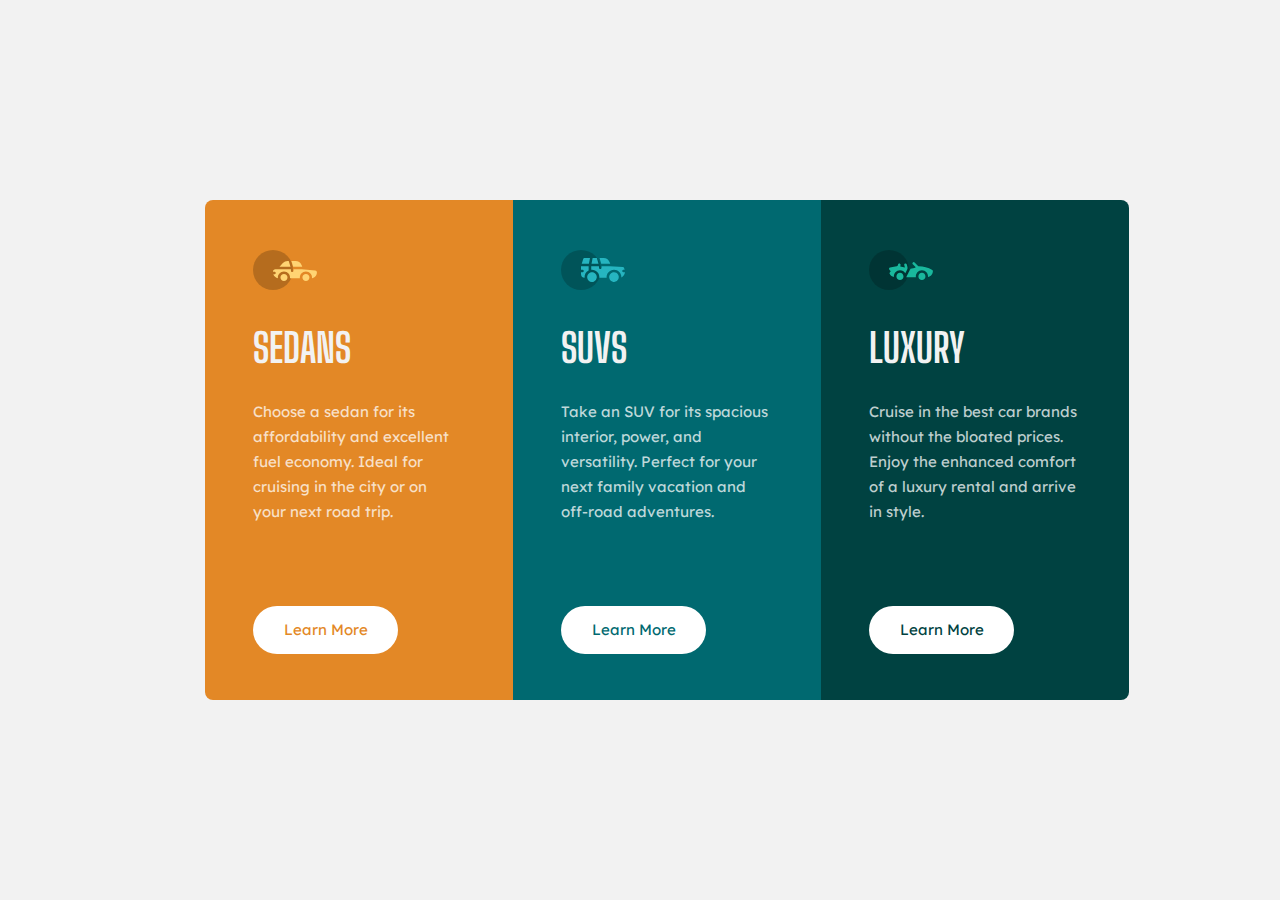
<file: 3-column-preview-card-component-main/index.html>
<!DOCTYPE html>
<html lang="en">
<head>
  <meta charset="UTF-8" />
  <meta name="viewport" content="width=device-width, initial-scale=1.0" />
  <link rel="icon" type="image/png" sizes="32x32" href="./images/favicon-32x32.png" />
  <link rel="preconnect" href="https://fonts.googleapis.com" />
  <link rel="preconnect" href="https://fonts.gstatic.com" crossorigin />
  <link href="https://fonts.googleapis.com/css2?family=Big+Shoulders+Display:wght@700&family=Lexend+Deca&display=swap"
    rel="stylesheet" />
  <link rel="stylesheet" href="styles.css" />
  <title>Frontend Mentor | 3-column preview card component</title>
</head>
<body>
  <div class="container">
    <div class="cards">
      <div class="sedans">
        <img src="images/icon-sedans.svg" alt="" />
        <div class="texts">
          <h1>SEDANS</h1>
          <p>
            Choose a sedan for its affordability and excellent fuel economy.
            Ideal for cruising in the city or on your next road trip.
          </p>
        </div>
        <button>Learn More</button>
      </div>
      <div class="suvs">
        <img src="images/icon-suvs.svg" alt="" />
        <div class="texts">
          <h1>SUVS</h1>
          <p>
            Take an SUV for its spacious interior, power, and versatility.
            Perfect for your next family vacation and off-road adventures.
          </p>
          <button>Learn More</button>
        </div>
      </div>
      <div class="luxury">
        <img src="images/icon-luxury.svg" alt="" />
        <div class="texts">
          <h1>LUXURY</h1>
          <p>
            Cruise in the best car brands without the bloated prices. Enjoy
            the enhanced comfort of a luxury rental and arrive in style.
          </p>
          <button>Learn More</button>
        </div>
      </div>
    </div>
  </div>
</body>
</html>
</file>
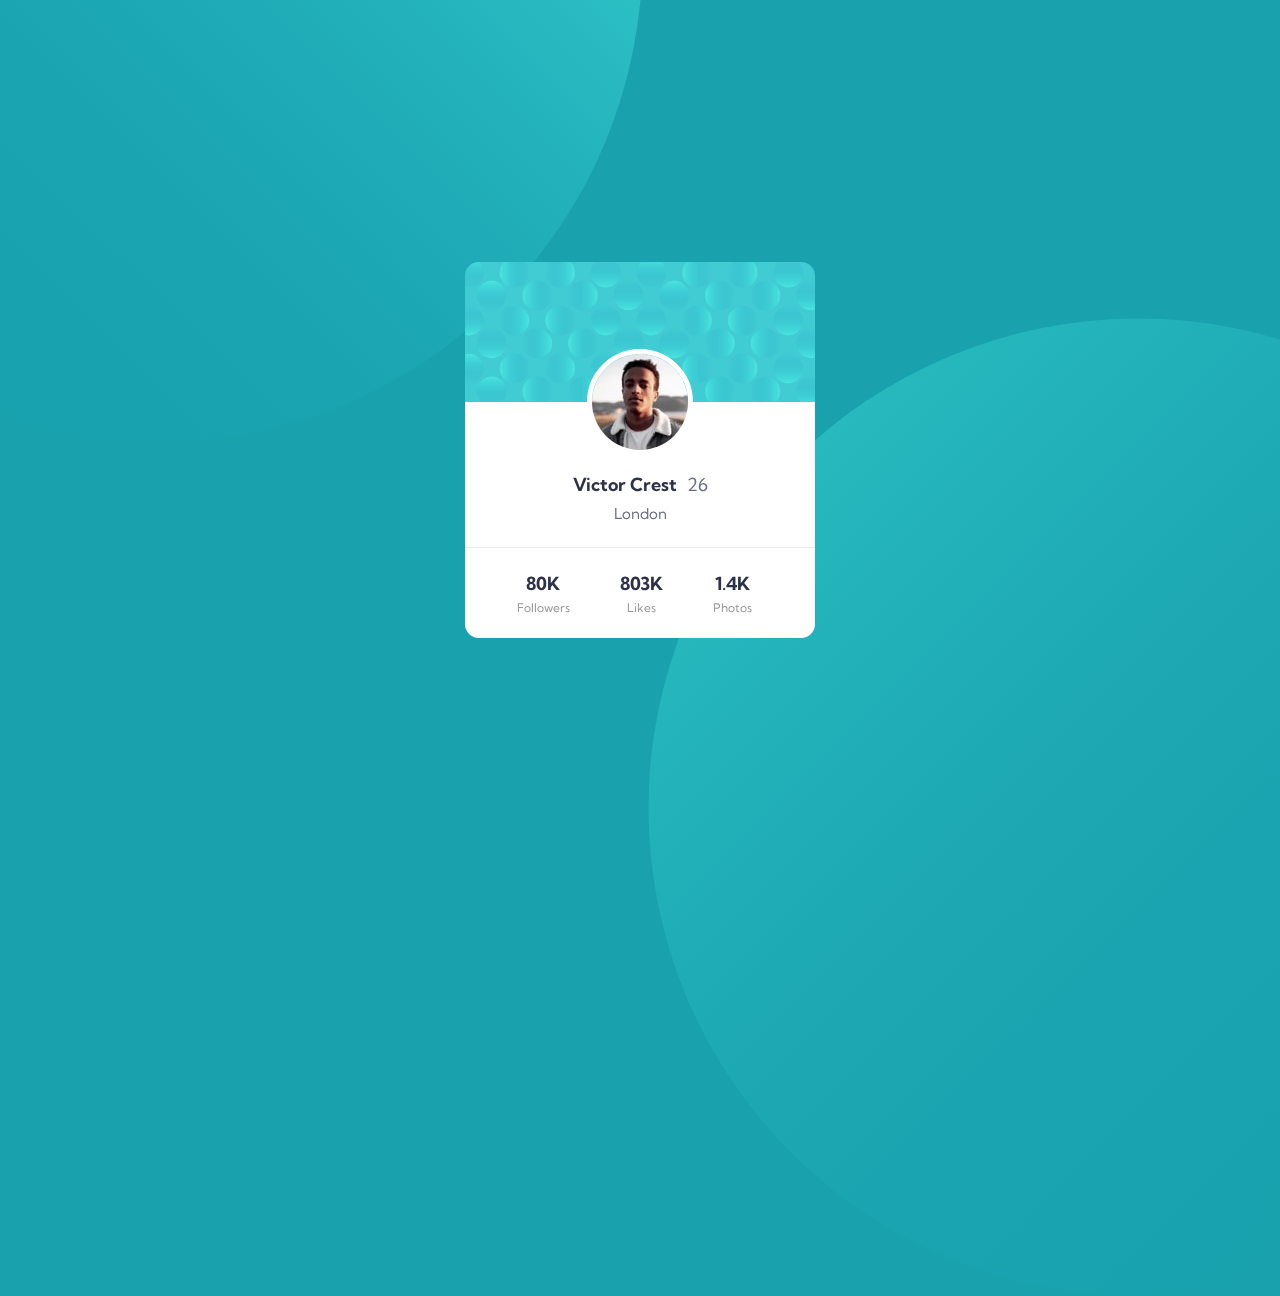
<file: profile-card-component-main/index.html>
<!DOCTYPE html>
<html lang="en">

<head>
  <meta charset="UTF-8">
  <meta name="viewport" content="width=device-width, initial-scale=1.0">
  <link rel="icon" type="image/png" sizes="32x32" href="./images/favicon-32x32.png">
  <link rel="preconnect" href="https://fonts.googleapis.com">
  <link rel="preconnect" href="https://fonts.gstatic.com" crossorigin>
  <link href="https://fonts.googleapis.com/css2?family=Kumbh+Sans:wght@400;700&display=swap" rel="stylesheet">
  <link rel="stylesheet" href="styles.css">
  <title>Frontend Mentor | Profile card component</title>
</head>

<body>
  <div class="background">
    <img id="top" src="images/bg-pattern-top.svg" alt="">
    <img id="bottom" src="images/bg-pattern-bottom.svg" alt="">
  </div>
  <div class="container">
    <svg width="350" height="140" xmlns="http://www.w3.org/2000/svg" xmlns:xlink="http://www.w3.org/1999/xlink">
      <defs>
        <linearGradient x1="50%" y1=".779%" x2="50%" y2="100%" id="c">
          <stop stop-color="#0989B4" stop-opacity="0" offset="0%" />
          <stop stop-color="#53FFEE" offset="99.94%" />
        </linearGradient>
        <linearGradient x1="50%" y1=".779%" x2="50%" y2="100%" id="d">
          <stop stop-color="#0989B4" stop-opacity="0" offset="0%" />
          <stop stop-color="#53FFEE" offset="99.94%" />
        </linearGradient>
        <path id="a" d="M0 0h350v140H0z" />
      </defs>
      <g fill="none" fill-rule="evenodd">
        <mask id="b" fill="#fff">
          <use xlink:href="#a" />
        </mask>
        <use fill="#41CBD3" xlink:href="#a" />
        <g mask="url(#b)" opacity=".5">
          <g transform="translate(-11 -4)">
            <ellipse fill="url(#c)" transform="rotate(90 60.479 14.8)" cx="60.479" cy="14.8" rx="14.8" ry="14.834" />
            <ellipse fill="url(#d)" transform="rotate(180 14.834 14.8)" cx="14.834" cy="14.8" rx="14.834" ry="14.8" />
            <ellipse fill="url(#d)" cx="151.767" cy="14.8" rx="14.834" ry="14.8" />
            <ellipse fill="url(#c)" transform="rotate(-90 106.123 14.8)" cx="106.123" cy="14.8" rx="14.8" ry="14.834" />
            <ellipse fill="url(#c)" transform="rotate(90 243.055 14.8)" cx="243.055" cy="14.8" rx="14.8" ry="14.834" />
            <ellipse fill="url(#d)" transform="rotate(180 197.411 14.8)" cx="197.411" cy="14.8" rx="14.834" ry="14.8" />
            <ellipse fill="url(#d)" cx="334.344" cy="14.8" rx="14.834" ry="14.8" />
            <ellipse fill="url(#c)" transform="rotate(-90 288.7 14.8)" cx="288.699" cy="14.8" rx="14.8" ry="14.834" />
          </g>
          <g transform="translate(-11 91.63)">
            <ellipse fill="url(#c)" transform="rotate(90 60.479 14.8)" cx="60.479" cy="14.8" rx="14.8" ry="14.834" />
            <ellipse fill="url(#d)" transform="rotate(180 14.834 14.8)" cx="14.834" cy="14.8" rx="14.834" ry="14.8" />
            <ellipse fill="url(#d)" cx="151.767" cy="14.8" rx="14.834" ry="14.8" />
            <ellipse fill="url(#c)" transform="rotate(-90 106.123 14.8)" cx="106.123" cy="14.8" rx="14.8" ry="14.834" />
            <ellipse fill="url(#c)" transform="rotate(90 243.055 14.8)" cx="243.055" cy="14.8" rx="14.8" ry="14.834" />
            <ellipse fill="url(#d)" transform="rotate(180 197.411 14.8)" cx="197.411" cy="14.8" rx="14.834" ry="14.8" />
            <ellipse fill="url(#d)" cx="334.344" cy="14.8" rx="14.834" ry="14.8" />
            <ellipse fill="url(#c)" transform="rotate(-90 288.7 14.8)" cx="288.699" cy="14.8" rx="14.8" ry="14.834" />
          </g>
          <g transform="translate(-11 43.815)">
            <ellipse fill="url(#c)" transform="rotate(-90 60.479 14.8)" cx="60.479" cy="14.8" rx="14.8" ry="14.834" />
            <ellipse fill="url(#d)" cx="14.834" cy="14.8" rx="14.834" ry="14.8" />
            <ellipse fill="url(#d)" cx="151.767" cy="14.8" rx="14.834" ry="14.8" />
            <ellipse fill="url(#c)" transform="rotate(90 106.123 14.8)" cx="106.123" cy="14.8" rx="14.8" ry="14.834" />
            <ellipse fill="url(#c)" transform="rotate(-90 243.055 14.8)" cx="243.055" cy="14.8" rx="14.8" ry="14.834" />
            <ellipse fill="url(#d)" cx="197.411" cy="14.8" rx="14.834" ry="14.8" />
            <ellipse fill="url(#d)" cx="334.344" cy="14.8" rx="14.834" ry="14.8" />
            <ellipse fill="url(#c)" transform="rotate(90 288.7 14.8)" cx="288.699" cy="14.8" rx="14.8" ry="14.834" />
          </g>
          <g transform="translate(11.822 18.77)">
            <ellipse fill="url(#c)" transform="rotate(90 60.479 14.8)" cx="60.479" cy="14.8" rx="14.8" ry="14.834" />
            <ellipse fill="url(#d)" transform="rotate(180 14.834 14.8)" cx="14.834" cy="14.8" rx="14.834" ry="14.8" />
            <ellipse fill="url(#d)" cx="151.767" cy="14.8" rx="14.834" ry="14.8" />
            <ellipse fill="url(#c)" transform="rotate(-90 106.123 14.8)" cx="106.123" cy="14.8" rx="14.8" ry="14.834" />
            <ellipse fill="url(#c)" transform="rotate(90 243.055 14.8)" cx="243.055" cy="14.8" rx="14.8" ry="14.834" />
            <ellipse fill="url(#d)" transform="rotate(180 197.411 14.8)" cx="197.411" cy="14.8" rx="14.834" ry="14.8" />
            <ellipse fill="url(#d)" cx="334.344" cy="14.8" rx="14.834" ry="14.8" />
            <ellipse fill="url(#c)" transform="rotate(-90 288.7 14.8)" cx="288.699" cy="14.8" rx="14.8" ry="14.834" />
          </g>
          <g transform="translate(11.822 114.4)">
            <ellipse fill="url(#c)" transform="rotate(90 60.479 14.8)" cx="60.479" cy="14.8" rx="14.8" ry="14.834" />
            <ellipse fill="url(#d)" transform="rotate(180 14.834 14.8)" cx="14.834" cy="14.8" rx="14.834" ry="14.8" />
            <ellipse fill="url(#d)" cx="151.767" cy="14.8" rx="14.834" ry="14.8" />
            <ellipse fill="url(#c)" transform="rotate(-90 106.123 14.8)" cx="106.123" cy="14.8" rx="14.8" ry="14.834" />
            <ellipse fill="url(#c)" transform="rotate(90 243.055 14.8)" cx="243.055" cy="14.8" rx="14.8" ry="14.834" />
            <ellipse fill="url(#d)" transform="rotate(180 197.411 14.8)" cx="197.411" cy="14.8" rx="14.834" ry="14.8" />
            <ellipse fill="url(#d)" cx="334.344" cy="14.8" rx="14.834" ry="14.8" />
            <ellipse fill="url(#c)" transform="rotate(-90 288.7 14.8)" cx="288.699" cy="14.8" rx="14.8" ry="14.834" />
          </g>
          <g transform="translate(11.822 66.585)">
            <ellipse fill="url(#c)" transform="rotate(-90 60.479 14.8)" cx="60.479" cy="14.8" rx="14.8" ry="14.834" />
            <ellipse fill="url(#d)" cx="14.834" cy="14.8" rx="14.834" ry="14.8" />
            <ellipse fill="url(#d)" cx="151.767" cy="14.8" rx="14.834" ry="14.8" />
            <ellipse fill="url(#c)" transform="rotate(90 106.123 14.8)" cx="106.123" cy="14.8" rx="14.8" ry="14.834" />
            <ellipse fill="url(#c)" transform="rotate(-90 243.055 14.8)" cx="243.055" cy="14.8" rx="14.8" ry="14.834" />
            <ellipse fill="url(#d)" cx="197.411" cy="14.8" rx="14.834" ry="14.8" />
            <ellipse fill="url(#d)" cx="334.344" cy="14.8" rx="14.834" ry="14.8" />
            <ellipse fill="url(#c)" transform="rotate(90 288.7 14.8)" cx="288.699" cy="14.8" rx="14.8" ry="14.834" />
          </g>
        </g>
      </g>
    </svg>
    <div class="card">
      <div class="photo">
        <img src="images/image-victor.jpg" alt="">
      </div>
      <header>
        <div class="top">
          <div class="name">Victor Crest</div>
          <div class="age">26</div>
        </div>
        <div class="bottom">
          <div class="location">London</div>
        </div>
      </header>
    </div>
    <div class="card-footer">
      <footer>
        <div class="stats">
          <div class="followers">
            80K
            <span>Followers</span>
          </div>
          <div class="likes">
            803K
            <span>Likes</span>
          </div>
          <div class="photos">
            1.4K
            <span>Photos</span>
          </div>
        </div>
      </footer>
    </div>
  </div>
  </div>
</body>

</html>
</file>
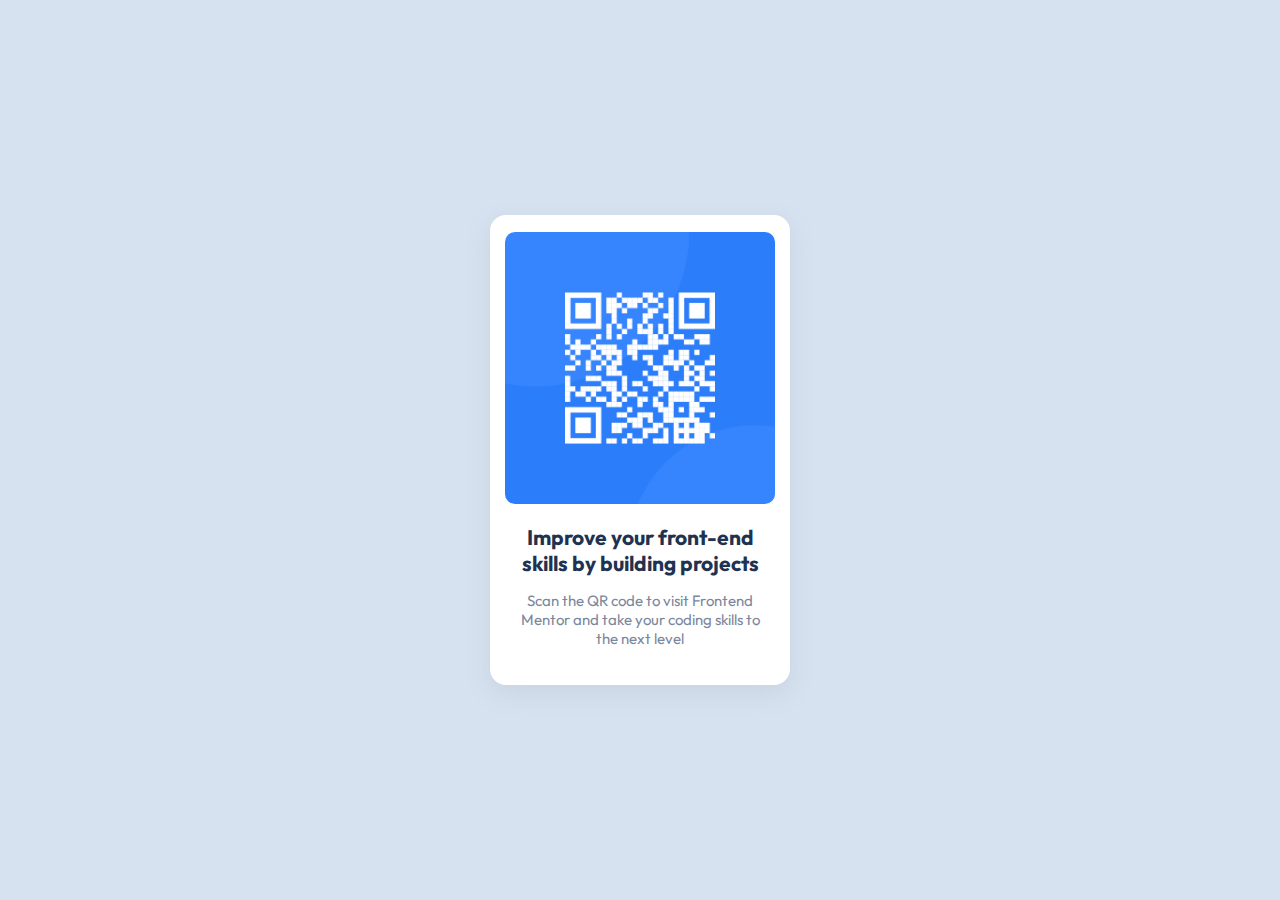
<file: qr-code-component-main/index.html>
<!DOCTYPE html>
<html lang="en">
<head>
  <meta charset="UTF-8" />
  <meta name="viewport" content="width=device-width, initial-scale=1.0" />
  <link rel="icon" type="image/png" sizes="32x32" href="./images/favicon-32x32.png" />
  <link rel="preconnect" href="https://fonts.googleapis.com" />
  <link rel="preconnect" href="https://fonts.gstatic.com" crossorigin />
  <link href="https://fonts.googleapis.com/css2?family=Outfit:wght@400;700&display=swap" rel="stylesheet" />
  <link rel="stylesheet" href="styles.css" />
  <title>Frontend Mentor | QR code component</title>
</head>
<body>
  <div class="container">
    <div class="card">
      <img src="images/image-qr-code.png" alt="QR code" />
      <section class="texts">
        <h1>Improve your front-end skills by building projects</h1>
        <p>
          Scan the QR code to visit Frontend Mentor and take your coding
          skills to the next level
        </p>
      </section>
    </div>
  </div>
</body>
</html>
</file>
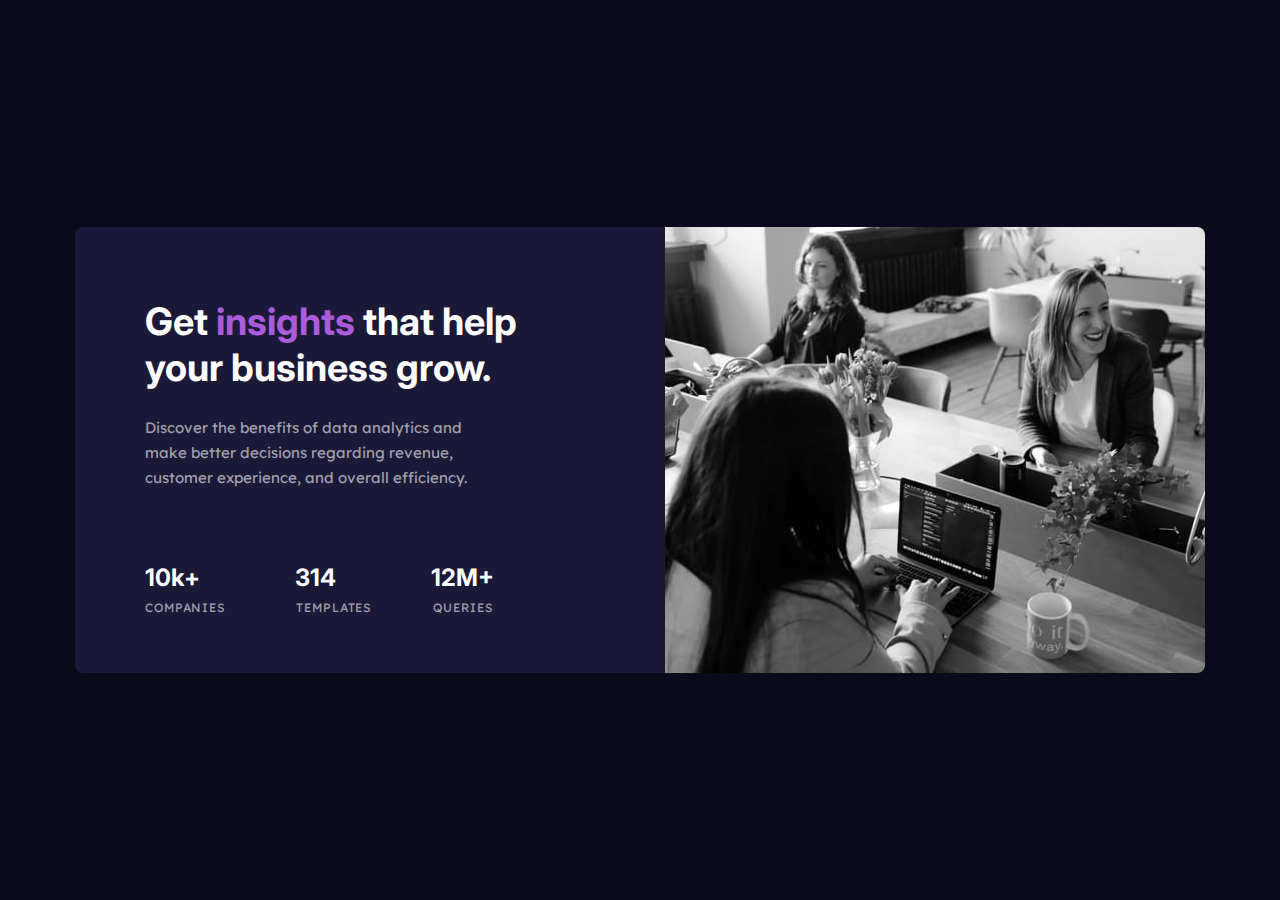
<file: stats-preview-card-component-main/index.html>
<!DOCTYPE html>
<html lang="en">
  <head>
    <meta charset="UTF-8" />
    <meta name="viewport" content="width=device-width, initial-scale=1.0" />
    <link
      rel="icon"
      type="image/png"
      sizes="32x32"
      href="./images/favicon-32x32.png"
    />
    <link rel="preconnect" href="https://fonts.googleapis.com" />
    <link rel="preconnect" href="https://fonts.gstatic.com" crossorigin />
    <link
      href="https://fonts.googleapis.com/css2?family=Inter:wght@400;700&family=Lexend+Deca&display=swap"
      rel="stylesheet"
    />
    <link rel="stylesheet" href="styles.css" />
    <title>Frontend Mentor | Stats preview card component</title>
  </head>
  <body>
    <div class="container">
      <div class="card">
        <header>
          <h1>Get <span>insights</span> that help your business grow.</h1>
        </header>
        <section>
          <p>
            Discover the benefits of data analytics and make better decisions
            regarding revenue, customer experience, and overall efficiency.
          </p>
        </section>
        <section>
          <div class="stats-numbers">
            <h2>10k+</h2>
            <h2>314</h2>
            <h2>12M+</h2>
          </div>
          <div class="stats-desc">
            <p>COMPANIES</p>
            <p>TEMPLATES</p>
            <p>QUERIES</p>
          </div>
        </section>
        
      </div>
      <img src="images/image-header-desktop.jpg" alt="" />
    </div>
  </body>
</html>
</file>
<file: 3-column-preview-card-component-main/styles.css>
body {
  background-color: hsl(0, 0%, 95%);
  margin: 0;
  overflow: hidden;
}

.container {
  width: 100%;
  height: 100vh;
  display: flex;
  align-items: center;
  justify-content: center;
}

.cards {
  width: 870px;
  height: 500px;
  display: flex;
}

.sedans {
  width: 33%;
  background-color: hsl(31, 77%, 52%);
  border-radius: 8px 0px 0px 8px;
  padding: 50px;
  padding-right: 60px;
  padding-left: 48px;
}

.suvs {
  width: 33%;
  background-color: hsl(184, 100%, 22%);
  padding: 50px;
  padding-right: 60px;
  padding-left: 48px;
}

.luxury {
  width: 33%;
  background-color: hsl(179, 100%, 13%);
  border-radius: 0px 8px 8px 0px;
  padding: 50px;
  padding-right: 60px;
  padding-left: 48px;
}

.texts {
  width: 200px;
}

h1 {
  color: hsl(0, 0%, 95%);
  font-family: "Big Shoulders Display", cursive;
  font-size: 40px;
  font-weight: 700;
  margin-top: 30px;
}

p {
  color: hsla(0, 0%, 100%, 0.75);
  font-family: "Lexend Deca", sans-serif;
  font-size: 15px;
  font-weight: 400;
  line-height: 25px;
}

.suvs p {
  width: 211px;
}

.luxury p {
  width: 211px;
}

button {
  width: 145px;
  height: 48px;
  margin-top: 67px;
  border: none;
  background-color: white;
  border-radius: 25px;
  font-family: "Lexend Deca", sans-serif;
  font-size: 15px;
}

.sedans button {
  color: hsl(31, 77%, 52%);
}

.suvs button {
  color: hsl(184, 100%, 22%);
}

.luxury button {
  color: hsl(179, 100%, 13%);
}

.sedans button:hover {
  color: white;
  background-color: hsl(31, 77%, 52%);
  border: 2px solid white;
}

.suvs button:hover {
  color: white;
  background-color: hsl(184, 100%, 22%);
  border: 2px solid white;
}

.luxury button:hover {
  color: white;
  background-color: hsl(179, 100%, 13%);
  border: 2px solid white;
}
</file>
<file: profile-card-component-main/styles.css>
body {
    background: hsl(185, 75%, 39%);
    margin: 0;
    font-family: 'Kumbh Sans', sans-serif;
    color: hsl(229, 23%, 23%);
    font-weight: 700;
    overflow: hidden;
}

.background{
    display: flex;
    position: absolute;
    z-index: -1;
}

#top{
    position: absolute;
    top: -535px;
    left: -335px;
}

#bottom{
    position: absolute;
    left: 648px;
    top: 318px;
}

.container {
    width: 100%;
    height: 100vh;
    display: flex;
    justify-content: center;
    align-items: center;
    flex-direction: column;
}

.card {
    width: 350px;
    height: 145px;
    background: #ffffff;
}

.card-footer {
    width: 350px;
    height: 90px;
    background: #ffffff;
    border-radius: 0px 0px 14px 14px;
    border-top: 1px solid hsl(0, 0%, 92%);
}

.container svg {
    border-radius: 14px 14px 0px 0px;
}

.photo {
    display: flex;
    justify-content: center;
    position: relative;
    top: -53px;
}

.photo img {
    border-radius: 999px;
    border: 5px solid #ffffff;
}

header {
    position: relative;
    top: -35px;
}

header .top {
    display: flex;
    justify-content: center;
    gap: 10px;
}

header .bottom {
    display: flex;
    justify-content: center;
    margin-top: 8px;
}

.name,
.age {
    font-size: 18px;
}

.age {
    color: hsl(227, 10%, 46%);
    font-weight: 400;
}

.location {
    color: hsl(227, 10%, 46%);
    font-weight: 400;
    font-size: 15px;
}

.stats {
    display: flex;
    flex-direction: row;
    justify-content: center;
    margin-top: 24px;
}

.followers,
.likes,
.photos {
    display: flex;
    flex-direction: column;
    align-items: center;
    font-size: 18px;
    margin-right: 50px;
}

.followers {
    margin-left: 38px;
}

.stats span {
    font-size: 12px;
    font-weight: 400;
    color: hsl(0, 0%, 59%);
    margin-top: 5px;
}
</file>
<file: qr-code-component-main/styles.css>
body {
  background-color: hsl(212, 45%, 89%);
  font-family: "Outfit", sans-serif;
  margin: 0;
  overflow: hidden;
}

.container {
  width: 100%;
  height: 100vh;
  display: flex;
  align-items: center;
  justify-content: center;
}

.card {
  width: 300px;
  height: 460px;
  background-color: #ffffff;
  display: flex;
  align-content: center;
  justify-content: center;
  align-items: center;
  flex-wrap: wrap;
  flex-direction: row;
  text-align: center;
  border-radius: 16px;
  padding-bottom: 10px;
  box-shadow:   rgba(149, 157, 165, 0.2) 0px 8px 24px;  
}

img {
  width: 270px;
  height: 272px;
  border-radius: 10px;
  margin-top: 5px;
  margin-bottom: 5px;
}

.texts {
  width: 250px;
}

h1 {
  font-size: 21px;
  font-weight: 700;
  color: hsl(218, 44%, 22%);
}

p {
  font-size: 15px;
  font-weight: 400;
  color: hsl(220, 15%, 55%);
}
</file>
<file: stats-preview-card-component-main/styles.css>
body {
  background-color: hsl(233, 47%, 7%);
  color: #ffffff;
  margin: 0;
  overflow: hidden;
}

.container {
  height: 100vh;
  display: flex;
  align-items: center;
  justify-content: center;
}

.card {
  background-color: hsl(244, 38%, 16%);
  width: 450px;
  height: 310px;
  padding: 46px 70px 90px 70px;
  border-radius: 8px 0px 0px 8px;
}

h1,
h2 {
  font-family: "Inter", sans-serif;
}

h1 {
  font-size: 37.9px;
  margin-bottom: 25px;
}

h2 {
  margin-bottom: 0px;
}

p {
  font-family: "Lexend Deca", sans-serif;
  color: hsla(0, 0%, 100%, 0.6);
  font-size: 15px;
}

header {
  width: 400px;
}

header h1 span {
  color: hsl(277, 64%, 61%);
}

section:first-of-type {
  width: 358px;
  margin-bottom: 53px;
}

section:first-of-type p {
  line-height: 25px;
}

section:last-of-type {
  width: 364px;
}

.stats-numbers {
  display: flex;
  gap: 95px;
}

.stats-desc {
  display: flex;
}

.stats-desc p {
  margin-right: 61px;
  margin-top: 8px;
  font-size: 12px;
  letter-spacing: 0.9px;
}

.stats-desc p:nth-child(1) {
  margin-right: 71px;
}

.stats-desc p:nth-child(2) {
  margin-left: 0px;
  margin-right: 62px;
}

.stats-desc p:nth-child(3) {
  margin-left: 0px;
}

img {
  display: flex;
  border-radius: 0px 8px 8px 0px;
}
</file>
